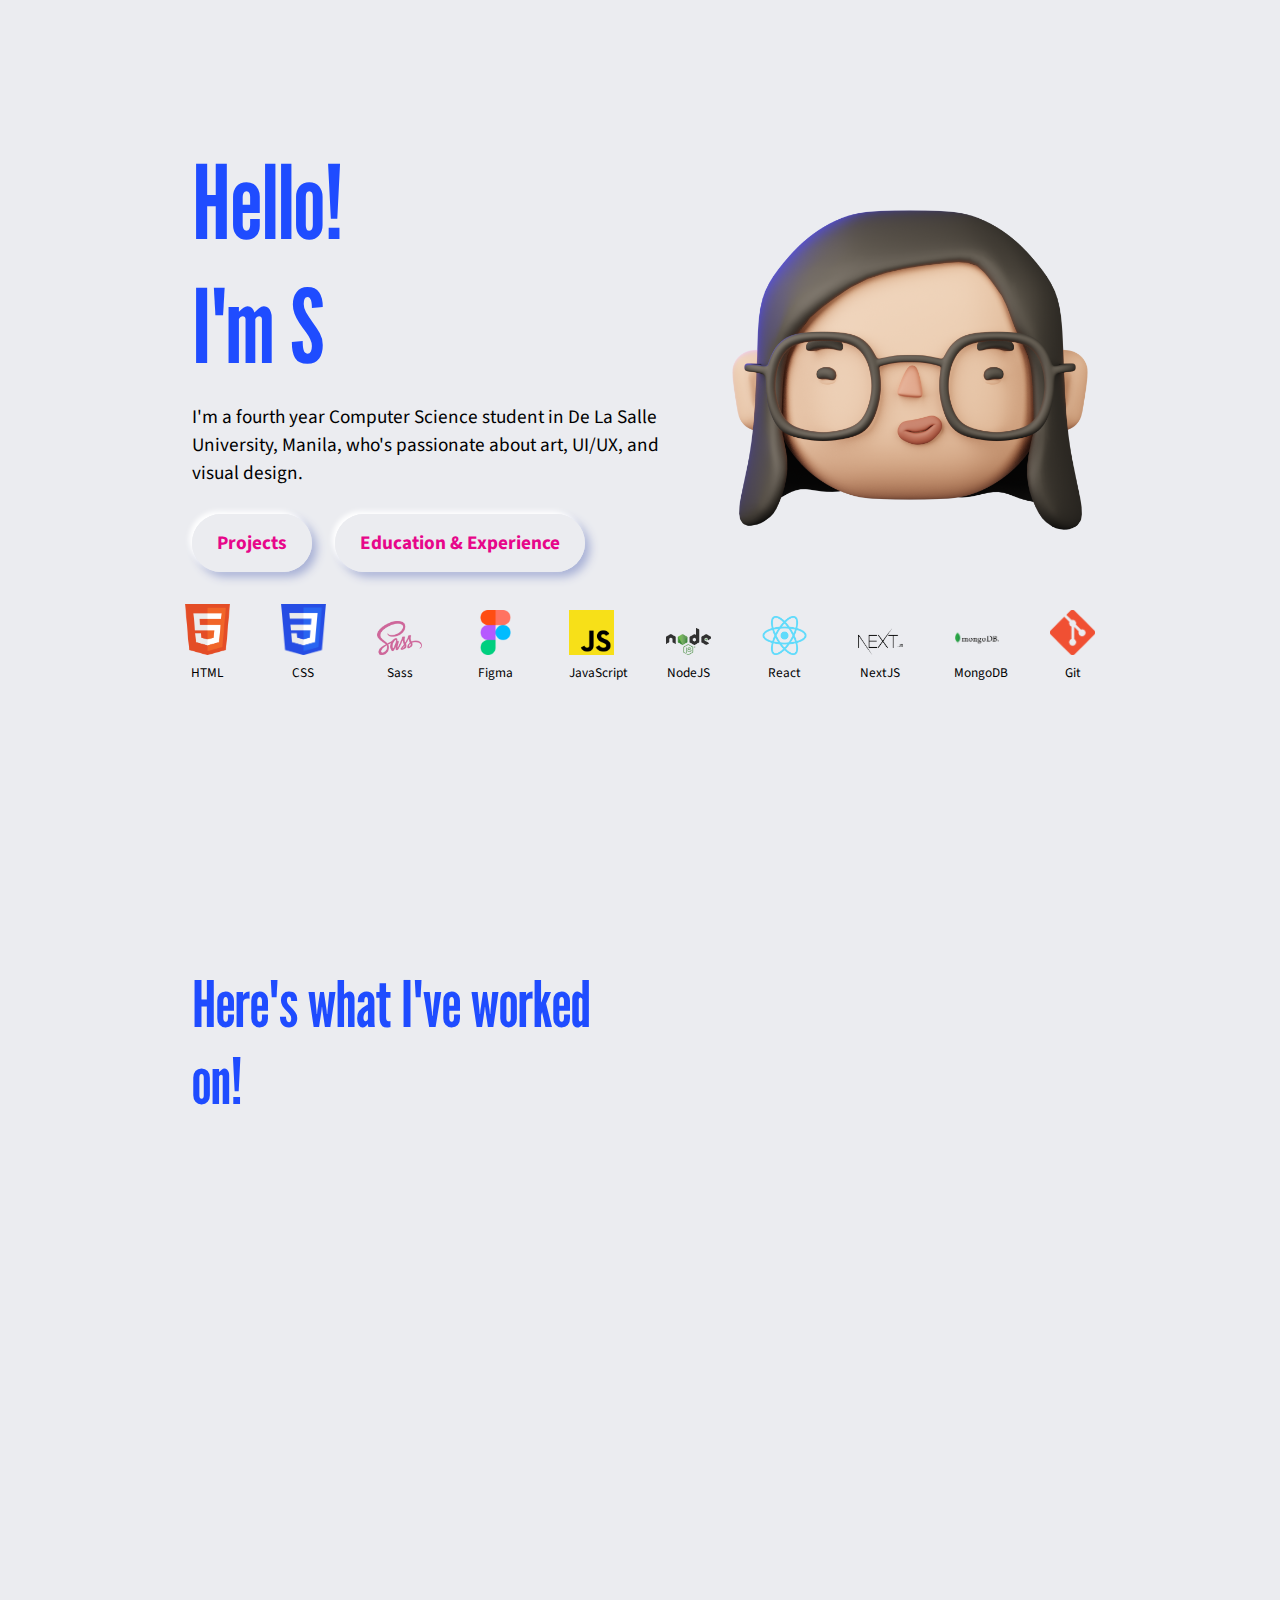
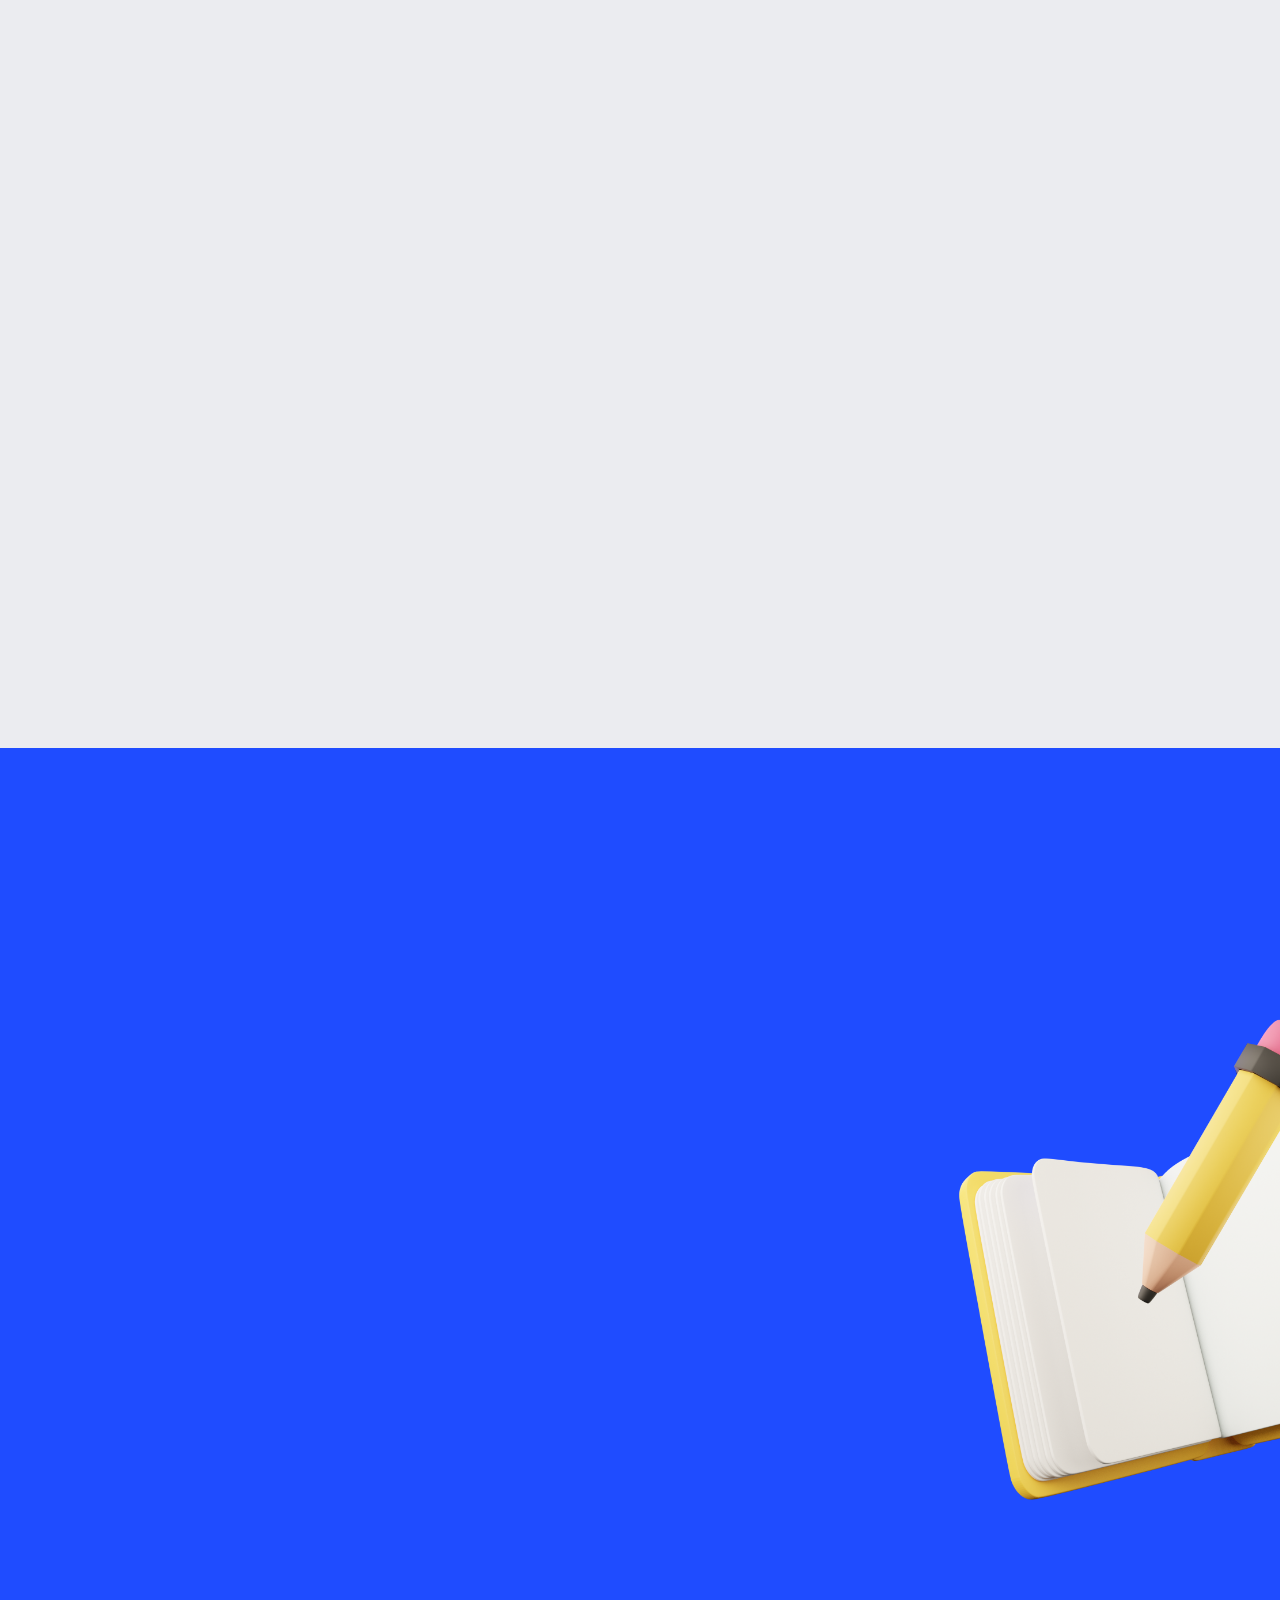
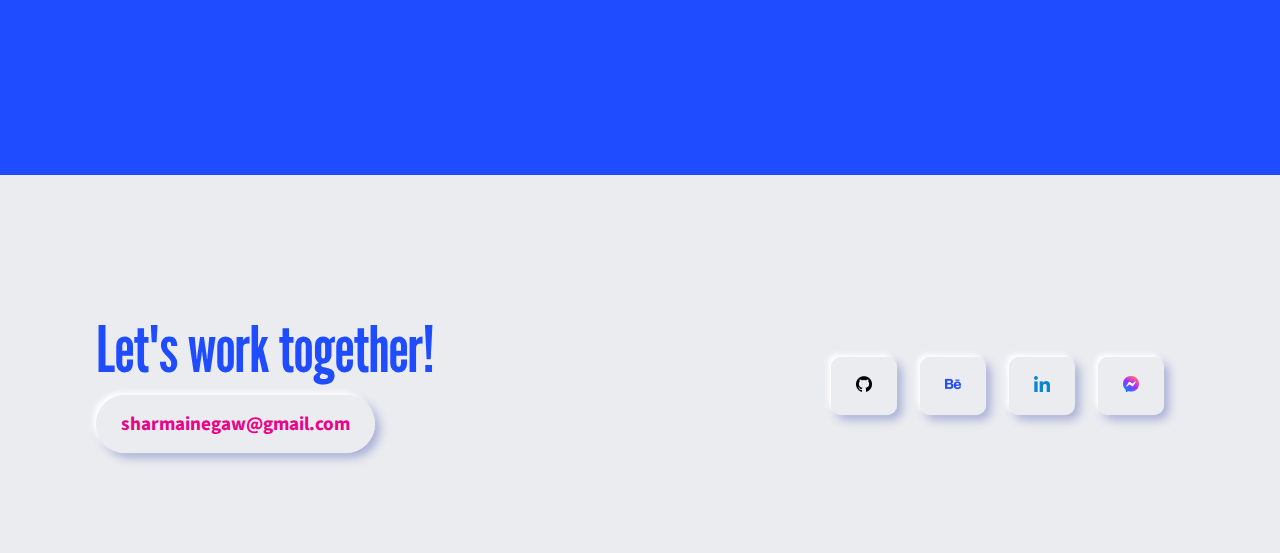
<file: index.html>
<!DOCTYPE html>
<html lang="en">
<head>
    <meta charset="UTF-8">
    <meta name="description" content="Personal website of Sharmaine Gaw">
    <meta name="author" content="Sharmaine Gaw">
    <meta name="viewport" content="width=device-width, initial-scale=1.0">
    <link rel="icon" type="image/x-icon" href="assets/favicon.png">
    
    <link rel="stylesheet" href="styles/home.css">
    <script src="https://code.jquery.com/jquery-3.4.1.min.js"></script>

    <title>Sharmaine Gaw</title>
</head>
<body onload="onLoad()">
    <section class="container">⠀
        <div class="hero-container">
            <article class="hero-text">
                <header>
                    <h1 class="hero-title" id="hero-title-1"></h1>
                    <br>
                    <h1 class="hero-title" id="hero-title-2"></h1>
                </header>
                <p>I'm a fourth year Computer Science student in De La Salle University, Manila, who's passionate about art, UI/UX, and visual design.</p>
                <nav class="navigation unselectable">
                    <a class="button" href="#projects">Projects</a>
                    <a class="button" href="#education-experience">Education & Experience</a>
                </nav>
            </article>
            <div class="img-container">
                <img src="assets/face.png" class="hero-image unselectable">
            </div>
            <br>
        </div>
        <br class="large">
        <div class="skills-wrapper unselectable">
            <div class="skills-container">
                <div class="skill">
                    <img class="img-icon"src="/assets/skills/html.png">
                    <small>HTML</small>
                </div>
                <div class="skill">
                    <img class="img-icon"src="/assets/skills/css.png">
                    <small>CSS</small>
                </div>
                <div class="skill">
                    <img class="img-icon"src="/assets/skills/sass.png">
                    <small>Sass</small>
                </div>
                <div class="skill">
                    <img class="img-icon"src="/assets/skills/figma.png">
                    <small>Figma</small>
                </div>
                <div class="skill">
                    <img class="img-icon"src="/assets/skills/javascript.png">
                    <small>JavaScript</small>
                </div>
                <div class="skill">
                    <img class="img-icon"src="/assets/skills/nodejs.png">
                    <small>NodeJS</small>
                </div>
                <div class="skill">
                    <img class="img-icon"src="/assets/skills/react.png">
                    <small>React</small>
                </div>
                <div class="skill">
                    <img class="img-icon"src="/assets/skills/nextjs.png">
                    <small>NextJS</small>
                </div>
                <div class="skill">
                    <img class="img-icon"src="/assets/skills/mongodb.png">
                    <small>MongoDB</small>
                </div>
                <div class="skill">
                    <img class="img-icon"src="/assets/skills/git.png">
                    <small>Git</small>
                </div>
            </div>
        </div>
    </section>

    <main>
        <div id="projects" class="anchor"></div>

        <section class="section project">
            <h1>Here's what I've worked on!</h1>
            <br>

            <article class="project-card slide-up">
                <div class="img-container">
                    <img src="/assets/filwordnet.png" class="project-image">
                </div>

                <header class="project-card-title">
                    <h2>FilWordNet Annotation Tool</h2>
                    <!-- <small>December 2021 – <br>January 2022</small> -->
                </header>

                <div class="chip">Web Development</div>
                <p>An annotation tool for our thesis, FilWordNet, built using Next JS and MongoDB, and deployed using Vercel. </p>

                <a class="unselectable link" href="filwordnet.html">Read More ➔</a>
            </article>
            
            <article class="project-card slide-up">
                <div class="img-container">
                    <img src="/assets/canvas.png" class="project-image">
                </div>

                <header class="project-card-title">
                    <h2>Redesigning Canvas, an e-learning platform</h2>
                    <!-- <small>October 2020 – February 2021</small> -->
                </header>

                <div class="chip">UI/UX</div>
                <div class="chip">HCI</div>
                <div class="chip">Research</div>
                
                <p>A case study on redesigning Canvas, one of the most popular e-learning platforms, and a close look on how to improve navigability, notifications, and assignment preparation. </p>
                <a class="unselectable link" href="canvas.html">Read More ➔</a>
            </article>

            <article class="project-card slide-up">
                <div class="img-container">
                    <img src="/assets/mangan.png" class="project-image">
                </div>

                <header class="project-card-title">
                    <h2>Mangan Tayon, a grocery shopping list app</h2>
                    <!-- <small>2022</small> -->
                </header>

                <div class="chip">UI/UX</div>  
                <p>A prototype of a grocery list that creates a grocery list for you based on recipes you've chosen, built using Figma.</p>
                <a class="unselectable link" href="mangan.html">Read More ➔</a>
            </article>
            <br class="xl">
        </section>
        
        <div id="education-experience" class="anchor"></div>
        <section class="container education bluemode">
            <div class="section">
                <header>
                    <h1 class="slide-up">Education</h1>
                </header>
                
                <article class="slide-up">
                    <div class="education-container">
                        <span>
                            <h3>De La Salle University</h3>
                            <p>— Bachelor of Science in Computer Science, Major in Software Technology</p>
                        </span>
                        <p>2019 – 2022</p>
                    </div>
                    <hr>
                </article>

                <br class="large">
                
                <header>
                    <h1 class="slide-up">Experience</h1>
                </header>

                <article class="slide-up">
                    <div class="education-container">
                        <span>
                            <h3>Center For Complexity & Emerging Technologies</h3>
                            <p>— Research Assisstant</p>
                        </span>
                        <p>2021 – now</p>
                    </div>
                    <hr>
                </article>
                
                <article class="slide-up">
                    <div class="education-container">
                        <span>
                            <h3>La Salle Computer Society</h3>
                            <p>— Vice President of Publicity and Creatives</p>
                        </span>
                        <p>2020 – 2021</p>
                    </div>
                    <hr>
                </article>
                
                <article class="slide-up">
                    <div class="education-container">
                        <span>
                            <h3>Google Developers Club De La Salle University</h3>
                            <p>— Design Lead</p>
                        </span>
                        <p>2020 – 2021</p>
                    </div>
                    <hr>
                </article>
            </div>
            
            <!-- <div class="img-container"> -->
                <img src="assets/book.png" class="education-image unselectable">
            <!-- </div> -->
        </section>
    </main>
    
    <footer>
        <header>
            <h1>Let's work together!</h1>
            <div class="navigation">
                <a class="button" href="mailto:sharmainegaw@gmail.com">sharmainegaw@gmail.com</a>
            </div>
        </header>
        <div class="navigation">
            <a class="square-button button unselectable" target="_blank" href="https://github.com/sharmainegaw/" target="_blank"><img class="img-icon"src="/assets/socials/icon-github.png"></a>
            <a class="square-button button unselectable" target="_blank" href="https://www.behance.net/shargaw" target="_blank"><img class="img-icon"src="/assets/socials/icon-behance.png"></a>
            <a class="square-button button unselectable" target="_blank" href="https://www.linkedin.com/in/sharmaineg/"><img class="img-icon"src="/assets/socials/icon-linkedin.png"></a>
            <a class="square-button button unselectable" target="_blank" href="https://m.me/sharmainegaw"><img class="img-icon"src="/assets/socials/icon-messenger.png"></a>
        </div>
    </footer>
</body>
</html>

<script>
    function onLoad()
    {
        var i = 0;
        var j = 0;
        var text1 = "Hello!"; /* The text */
        var text2 = "I'm Sharmaine. :-)"
        var speed = 75; /* The speed/duration of the effect in milliseconds */
        var field1 = $("#hero-title-1");
        var field2 = $("#hero-title-2");

        typeWriter();

        function typeWriter() {
            if (i < text1.length) {
                field1.append(text1.charAt(i));
                i++;
                setTimeout(typeWriter, speed);
            }
            
            else if (j < text2.length) {
                field2.append(text2.charAt(j));
                j++;
                setTimeout(typeWriter, speed);
            }
        }
    }

    function debounce(func, wait = 5, immediate = true) {
	    var timeout;
        return function() {
            var context = this, args = arguments;
            var later = function() {
                timeout = null;
                if (!immediate) func.apply(context, args);
            };
            var callNow = immediate && !timeout;
            clearTimeout(timeout);
            timeout = setTimeout(later, wait);
            if (callNow) func.apply(context, args);
        };
    };

    const slideUpElements = $(".slide-up");

    var scrollTimeout;

    function slideIn(e) 
    {
        clearTimeout(scrollTimeout);

        scrollTimeout = setTimeout(function() {

            console.log('hello');
            const currentPosition = window.scrollY + window.innerHeight;

            slideUpElements.each(function(index, element){
                const slideInAt = $(element).offset().top + ($(element).height()/10);
                if(slideInAt < currentPosition)
                {
                    $(element).addClass("active");
                }
            })
        }, 100);
    }

    window.addEventListener('scroll', debounce(slideIn));
</script>
</file>
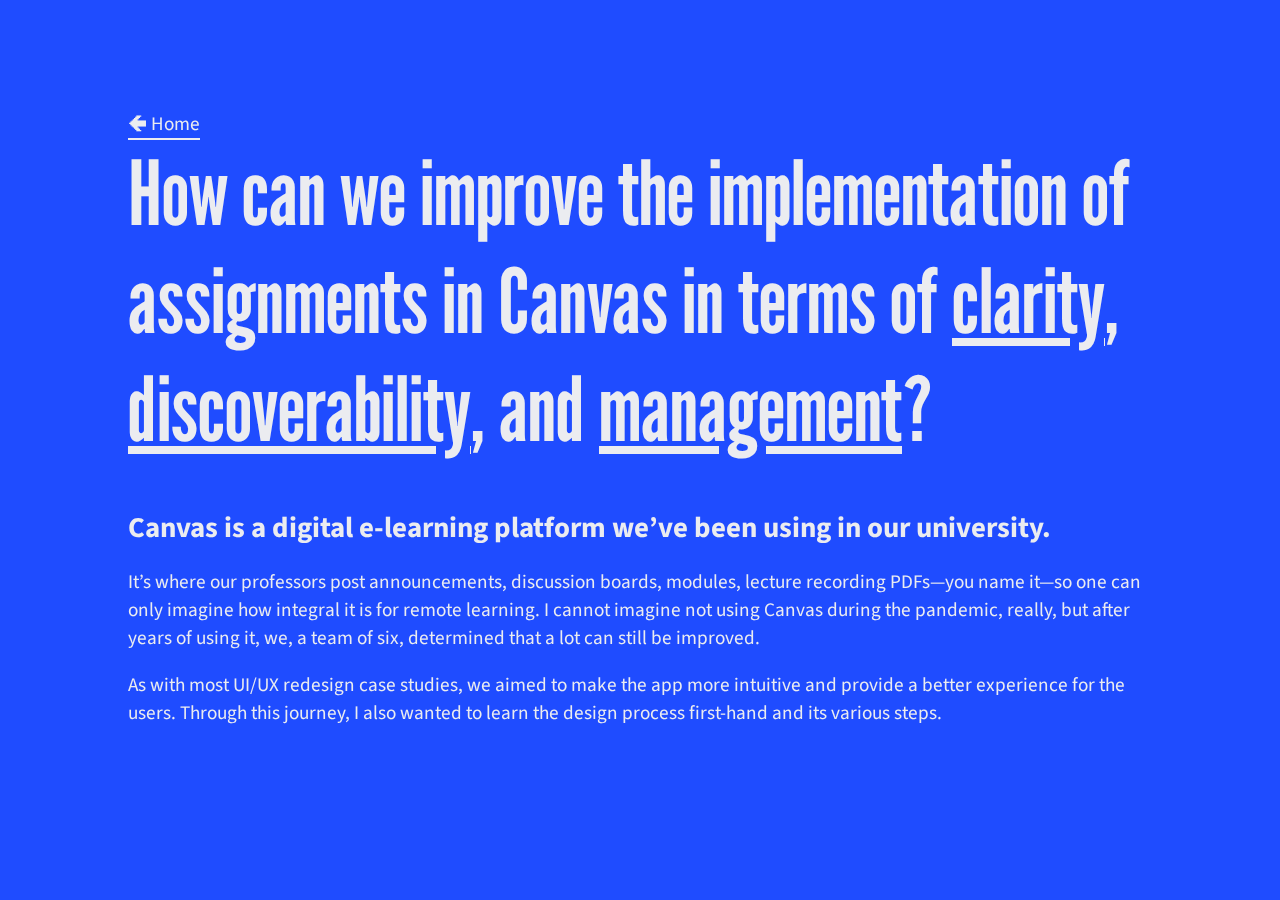
<file: canvas.html>
<!DOCTYPE html>
<html lang="en">
<head>
    <meta charset="UTF-8">
    <meta name="description" content="Personal website of Sharmaine Gaw">
    <meta name="author" content="Sharmaine Gaw">
    <meta name="viewport" content="width=device-width, initial-scale=1.0">
    
    <link rel="stylesheet" href="styles/article.css">
    <script src="https://code.jquery.com/jquery-3.4.1.min.js"></script>

    <title>Sharmaine Gaw - Redesigning Canvas, an e-learning platform</title>
</head>
<body>
    <main class="not-parallax">
        <div class="bluemode">
            <div class="space-s wide">
                <br class="large">
                <a class="unselectable link" href="index.html#projects">🡸 Home</a>
                <br class="small">
                <!-- <h1>Redesigning Canvas, an e-learning platform</h1> -->
                <!-- <i>
                    <small>
                        <ul>
                            <li>Canvas has since updated their UI. Please note that what will be discussed is a previous version of the app.</li>
                            <li>I’m not personally affiliated with Canvas. This case study was done for my own learning experience.</li>
                        </ul>
                    </small>
                </i>
                <hr> -->
                <h1 class="large">How can we improve the implementation of assignments in Canvas in terms of
                    <u>clarity</u>, <u>discoverability</u>, and <u>management</u>?</h1>
                <br class="small">
                <h2>Canvas is a digital e-learning platform we’ve been using in our university.</h2>
                <p>It’s where our professors post announcements, discussion boards, modules, lecture recording PDFs—you name it—so one can only imagine how integral it is for remote learning. I cannot imagine not using Canvas during the pandemic, really, but after years of using it, we, a team of six, determined that a lot can still be improved.</p>
    
                <p>As with most UI/UX redesign case studies, we aimed to make the app more intuitive and provide a better experience for the users. Through this journey, I also wanted to learn the design process first-hand and its various steps.</p>
                <br class="small">
                    
                <br class="small">
                <br class="large">
            </div>
        </div>
    
        <br class="large">
        <div class="space-s wide slide-up">
            <h1>Let’s get to work!</h1>
            <p>Although all of us in the team have first-hand experiences (and frustrations) of using Canvas, we conducted a needfinding study to find out what the problems are in Canvas through our users’ perspective. We first conducted an online survey which was answered by 106 people, and also held 12 interviews remotely to get to know how exactly different users use Canvas.</p>
    
            <p>We couldn’t really cater to each user’s needs, so we created six user personas to generally represent our users. We based them off of studious they seem and how much of a power user they are when it comes to Canvas.</p>
        </div>

        <br class="small">

        <div class="space-s wide slide-up">
            <h2>So what are the problems?</h2>
    
            <p>From the six personas, we identified their pain points by creating sequence models. There, we identified the flow of how users use Canvas and then identified at which step users were frustrated or stuck.</p>
    
            <p>There was a lot to unpack because of the amount of functions and features Canvas has, but we’ve narrowed it down to three areas we focused on: <b>Navigation</b>, <b>Notification</b>, and <b>Assignment Preparation</b>. We then built our solutions using Google Jamboard for our first prototypes and then Figma for the next iterations.</p> 
    
            <br class="small">
            <div class="text-center">
                <img src="assets/canvas/design system 1.png" class="design-system"/>
                <br>
                <small>Design system created in Figma.</small>
            </div>
            <div class="text-center">
                <img src="assets/canvas/design system 2.png" class="design-system"/>
                <br>
                <small>Design system created in Figma.</small>
            </div>
        </div>
        <br class="large">

        <div class="bluemode">
            <br class="large">
            <div class="normal center">
                <h1>Navigation</h1>
                <br class="small">
                <div class="slide-up">
                    <h2>Problems</h2>
                    <ul>
                        <li><p>There isn’t a single place to view all assignments for a single course—they could be posted in the Discussions tab, Assignments tab, or Modules, or other pages.</p></li>
                        <p class="quote">I need to check everything because I’m a bit paranoid.</p>
                        <p class="quote">The usage of canvas rlly depends on the prof. thay have different styles we have to adapt to.</p>
                        <li><p>Users find it difficult to look for certain features, as well as settings. Some users like Newbie Natalie weren’t even aware of the settings page, or that one could adjust notification settings.</p></li>
                    </ul>
                </div>
                <br class="small">
                <div class="slide-up">
                    <h2>Solutions</h2>
                    <ul>
                        <li><p><b>Condense multiple sections in courses, emphasizing the Modules page.</b> This establishes uniformity across all courses, hopefully making it less confusing for users and prevent users like Achiever Alexandria from running through every section of Canvas for assignments.</p></li>
                        <li><p><b>Add a filter option in the Modules page </b> for situations wherein the user is looking for a certain item type, such as assignments or discussion boards. This would also allow batch downloading of files.</p></li>
                        <div class="text-center">
                            <img src="assets/canvas/navigation-1.gif"/>
                            <br>
                            <small>Course home page with filter options. Other sections were also condensed. Selected files can be downloaded.</small>
                        </div>
                        <li><p><b>Add a separate section for settings, and move Notification Settings there.</b> Previously, the settings could only be found by going into Account, and then Settings, which made it difficult for some users to find or even discover.</p></li>
                        <li><p><b>Add a button with download text and icon indicator</b> to the right, since the toggles for the selecting which files to download were also at the right. Both the “download” text and icon were included to provide clarity. </p></li>
                        <li><p><b>Add an indication of the number of files selected, and button to deselect all files,</b> similar to when selecting emails in Gmail.</p></li>
                    </ul>
                </div>
    
                <br class="large">
                <h1>Notification</h1>
                <br class="small">
                <div class="slide-up">
                    <h2>Problems</h2>
                    <ul>
                        <li><p>Users aren’t able to view all previous notifications received.</p></li>
                        <li><p>Users aren’t notified when assignment deadlines are close, which forces some to use third-party applications to note down deadlines, or miss them completely.</p></li>
                        <li><p>Some assignments or posts don’t trigger notifications, which may cause users like Achiever Alexandria to periodically comb through many sections of Canvas to look for assignments. More than 50% responded that there have been instances where they missed assignments due to notifications not showing.</p></li>
                    </ul>
                </div>
                <br class="small">
                <div class="slide-up">
                    <h2>Solutions</h2>
                    <ul>
                        <li><p><b>Add a notification tab/panel,</b> which is accessible by clicking the notifications button, which would have a red badge if there were unread notifications.</p></li>
                        <li><p><b>Made font weight heavier and added a green dot for unread notifications</b>, making it more noticeable for users.</p></li>
                        <div class="text-center">
                            <img src="assets/canvas/notifications-1.gif"/>
                            <br>
                            <small>Notification panel.</small>
                        </div>
                        <li><p><b>Easier access to notification settings.</b> This also ties into navigation. Icons in the Notification Settings page were also turned into drop downs instead for readability.</p></li>
                        <li><p><b>Add other notification settings</b>, such as notifying when a deadline is close and a submission still hasn’t been made.</p></li>
                        <li><p><b>Add an add contact info button.</b></p></li>
                        <div class="text-center">
                            <img src="assets/canvas/notifications-2.gif"/>
                            <br>
                            <small>Notification settings page. The icon buttons were also changed to dropdowns.</small>
                        </div>
                    </ul>
                </div>
    
                <br class="large">
                <h1>Assignment Preparation</h1>
                <br class="small">

                <div class="slide-up">
                    <h2>Problems</h2>
                    <ul>
                        <li><p>The built-in text editor in Canvas is overwhelming for some, while some say its functionalities are too limited. </p></li>
                        <p class="quote">It is bearable however I would want to see the whole text that I am writing. The tools in the text editor can be also more user friendly.</p>
                        <li><p>Third-party text editors are used for preparing assignments, especially if the submission needs a lot of text formatting, or if it is a group assignment.</p></li>
                        <li><p>Lack of a sign signifying that autosave is available.</p></li>
                        <li><p>Lack of a preview option before submitting.</p></li>
                        <p class="quote">Can’t view my submission to the assignment without having to download it</p>
                    </ul>
                </div>
                <br class="small">
                <div class="slide-up">
                    <h2>Solutions</h2>
                    <ul>
                        <li><p><b>Simplify the toolbar for the textbox entry</b> to avoid overwhelming the user. The three text alignment buttons (left, center, right) were condensed into a single button, as well as the super- and subscript buttons.</p></li>
                        <li><p><b>Add a tab for “preview” mode</b> so users can easily switch back and forth between “preview” and “edit” mode (inspired by Github’s text editor).</p></li>
                        <li><p><b>Added a modal for showing users that an autosave feature has been implemented.</b> Some users told us that they didn’t realize that Canvas had an autosave feature, so we wanted to notify users.</p></li>
                        <li><p><b>Add “Autosaved on ...” to indicate that their work has been autosaved.</b> Previously (as far as we know), there wasn’t really any feedback from the platform to indicate this to the user.</p></li>
                        <div class="text-center">
                            <img src="assets/canvas/preparation-1.gif"/>
                            <br>
                            <small>Modal for notifying users of the autosave feature, as well as showing importance to indicator for last autosaved.</small>
                        </div>
                        <li><p><b>Add a full-screen mode for the text editor</b> for longer assignments.</p></li>
                        <div class="text-center">
                            <img src="assets/canvas/preparation-2.gif"/>
                            <br>
                            <small>Full-screen text editor.</small>
                        </div>
                    </ul>
                </div>
            </div>
            <br class="large">
        </div>
    
        <div class="normal center">
            <br class="large">
            <h1>Results</h1>
    
            <p>We asked the final interviewees to rate the current Canvas versus our prototypes in terms of clarity, discoverability, and manageability, and got the average. Clarity increased from 6.3 to 9.3, Discoverability from 5.5 to 9.0, and Manageability from 6.0 to 9.0.</p>
            <p>We also asked the final interviewees to self-rate their experience during usability testing using the NASA Task Load Index.</p>
    
            <div class="text-center">
                <img src="assets/canvas/results-1.png"/>
            </div>
    
            <p>All in all, we realized that what needs to improve is how information is presented such that it’s not overwhelming for users.</p>
            <p>Canvas has plenty of functionality already, and is by no means an underpowered e-learning platform. Canvas also needs to give user feedback for some of their features, like autosaving. Users’ priorities also need to be taken into account—for example, making sure they’re able to pass assignments on time, and that they’re even notified of assignments in the first place.</p>
            <br class="large">
        </div>
    
        <div class="bluemode">
            <br class="large">
            <div class="normal center">
                <p>Throughout this experience, here’s what I learned:</p>
                <h1 class="large">You are not your user.</h1>
                <p>You really can’t underestimate that statement.</p>
                <ul>
                    <li><p>Every time we thought the solution we proposed is enough, there’s always something else to be improved. Some of the other users’ pain points were also different from our personal ones, which was very interesting to learn about!</p>
                    <li><p>We should view the platform from the perspective of the users and <b>always</b> consider what tasks they need to accomplish using the platform.</p></li>
                    <li><p>We should build and adjust our prototypes such that it would benefit most kinds of people in the community, which is where the user personas come in.</p></li>
                    <li><p>There were still some things we could’ve done better, like mine for user reviews in app stores, or by doing a comparative analysis of Canvas and other e-learning platforms in the market!</p></li>
                </ul>
            </div>        
            <br class="large">
        </div>

        <footer>
            <header>
                <h1>Let's work together!</h1>
                <div class="navigation">
                    <a class="button" href="mailto:sharmainegaw@gmail.com">sharmainegaw@gmail.com</a>
                </div>
            </header>
            <div class="navigation">
                <a class="square-button button unselectable" target="_blank" href="https://www.behance.net/shargaw" target="_blank"><img class="img-icon"src="/assets/socials/icon-behance.png"></a>
                <a class="square-button button unselectable" target="_blank" href="https://www.linkedin.com/in/sharmaineg/"><img class="img-icon"src="/assets/socials/icon-linkedin.png"></a>
                <a class="square-button button unselectable" target="_blank" href="https://m.me/sharmainegaw"><img class="img-icon"src="/assets/socials/icon-messenger.png"></a>
            </div>
        </footer>
    </main>

    <main class="parallax-wrapper">
        <div class="parallax-group bluemode static">
            <div class="space-s wide">
                <br class="large">
                <a class="unselectable link" href="index.html#projects">🡸 Home</a>
                <br class="small">
                <!-- <h1>Redesigning Canvas, an e-learning platform</h1> -->
                <!-- <i>
                    <small>
                        <ul>
                            <li>Canvas has since updated their UI. Please note that what will be discussed is a previous version of the app.</li>
                            <li>I’m not personally affiliated with Canvas. This case study was done for my own learning experience.</li>
                        </ul>
                    </small>
                </i>
                <hr> -->
                <h1 class="large">How can we improve the implementation of assignments in Canvas in terms of
                    <u>clarity</u>, <u>discoverability</u>, and <u>management</u>?</h1>
                <br class="small">
                <h2>Canvas is a digital e-learning platform we’ve been using in our university.</h2>
                <p>It’s where our professors post announcements, discussion boards, modules, lecture recording PDFs—you name it—so one can only imagine how integral it is for remote learning. I cannot imagine not using Canvas during the pandemic, really, but after years of using it, we, a team of six, determined that a lot can still be improved.</p>
    
                <p>As with most UI/UX redesign case studies, we aimed to make the app more intuitive and provide a better experience for the users. Through this journey, I also wanted to learn the design process first-hand and its various steps.</p>
                <br class="small">
                    
                <br class="small">
                <br class="large">
            </div>
        </div>
    
        <div class="parallax-group static">
            <div class="space-s wide">
                <br class="large">
                <h1>Let’s get to work!</h1>
                <p>Although all of us in the team have first-hand experiences (and frustrations) of using Canvas, we conducted a needfinding study to find out what the problems are in Canvas through our users’ perspective. We first conducted an online survey which was answered by 106 people, and also held 12 interviews remotely to get to know how exactly different users use Canvas.</p>
        
                <p>We couldn’t really cater to each user’s needs, so we created six user personas to generally represent our users. We based them off of studious they seem and how much of a power user they are when it comes to Canvas.</p>
        
                <br class="small">
        
                <h2>So what are the problems?</h2>
        
                <p>From the six personas, we identified their pain points by creating sequence models. There, we identified the flow of how users use Canvas and then identified at which step users were frustrated or stuck.</p>
        
                <p>There was a lot to unpack because of the amount of functions and features Canvas has, but we’ve narrowed it down to three areas we focused on: <b>Navigation</b>, <b>Notification</b>, and <b>Assignment Preparation</b>. We then built our solutions using Google Jamboard for our first prototypes and then Figma for the next iterations.</p> 
        
                <br class="small">
                <div class="text-center">
                    <img src="assets/canvas/design system 1.png" class="design-system"/>
                    <br>
                    <small>Design system created in Figma.</small>
                </div>
                <div class="text-center">
                    <img src="assets/canvas/design system 2.png" class="design-system"/>
                    <br>
                    <small>Design system created in Figma.</small>
                </div>
        
                <br class="large">
            </div>
        </div>

        <div class="parallax-group static">
            <div class="normal center">
                <br class="large">
                <h1>Navigation</h1>
                <br class="small">
                <h2>Problems</h2>
                <ul>
                    <li><p>There isn’t a single place to view all assignments for a single course—they could be posted in the Discussions tab, Assignments tab, or Modules, or other pages.</p></li>
                    <p class="quote">I need to check everything because I’m a bit paranoid.</p>
                    <li><p>Users find it difficult to look for certain features, as well as settings. Some users like Newbie Natalie weren’t even aware of the settings page, or that one could adjust notification settings.</p></li>
                    <p class="quote">The usage of canvas rlly depends on the prof. thay have different styles we have to adapt to.</p>
                </ul>
                <br class="large">
            </div>
        </div>

        <div class="parallax-group bluemode nonstatic">
            <div class="parallax-layer base-layer">
                <div class="tight space-s">
                    <h2>Solutions</h2>
                    <ul>
                        <li><p><b>Condense multiple sections in courses, emphasizing the Modules page </b> to establish uniformity across courses.</p></li>
                        <li><p><b>Add a filter option in the Modules page </b> for situations wherein the user is looking for a certain item type, such as assignments. This also allows batch downloading of files.</p></li>
                        <li><p><b>Add a separate section for settings, and move Notification Settings there.</b> Previously, users were not even aware of Notification settings.</p></li>
                        <li><p><b>Add a download button</b> to the right, since the toggles for the selecting which files to download are also at the right. Both the “download” text and icon were included to provide clarity.</p></li>
                        <li><p><b>Add an indication of the number of files selected, and button to deselect all files,</b> similar to when selecting emails in Gmail.</p></li>
                    </ul>
                </div>
            </div>
            <div class="parallax-layer top-layer">
                <div class="tight space-l">
                    <div class="text-center">
                        <img src="assets/canvas/navigation-1.gif"/>
                        <br>
                        <small>Course home page with filter options. Other sections were also condensed. Selected files can be downloaded.</small>
                    </div>
                </div>
            </div>
        </div>

        <div class="parallax-group static">
            <div class="normal center">
                <br class="large">
                <h1>Notification</h1>
                <br class="small">
                <h2>Problems</h2>
                <ul>
                    <li><p>Users aren’t able to view all previous notifications received.</p></li>
                    <li><p>Users aren’t notified when assignment deadlines are close, which forces some to use third-party applications to note down deadlines, or miss them completely.</p></li>
                    <li><p>Some assignments or posts don’t trigger notifications, which may cause users like Achiever Alexandria to periodically comb through many sections of Canvas to look for assignments. More than 50% responded that there have been instances where they missed assignments due to notifications not showing.</p></li>
                </ul>
            </div>
        </div>
        
        <div class="parallax-group bluemode nonstatic">
            <div class="parallax-layer base-layer">
                <div class="tight space-s">
                    <br class="small">
                    <h2>Solutions</h2>
                    <ul>
                        <li><p><b>Add a notification panel,</b> which is accessible by clicking the notifications button, which would have a red badge if there were unread notifications.</p></li>
                        <li><p><b>Made font weight heavier and added a green dot for unread notifications</b>, making it more noticeable for users.</p></li>
                        <li><p><b>Easier access to notification settings.</b> This also ties into navigation. Icons in the Notification Settings page were also turned into drop downs instead for readability.</p></li>
                        <li><p><b>Add other notification settings</b>, such as notifying when a deadline is close and a submission still hasn’t been made.</p></li>
                        <li><p><b>Add an add contact info button.</b></p></li>
                    </ul>
                </div>
            </div>
            <div class="parallax-layer top-layer">
                <div class="tight space-l">
                    <div class="text-center">
                        <img src="assets/canvas/notifications-1.gif"/>
                        <br>
                        <small>Notification panel.</small>
                    </div>
                    <br>
                    <div class="text-center">
                        <img src="assets/canvas/notifications-2.gif"/>
                        <br>
                        <small>Notification settings page. The icon buttons were also changed to dropdowns.</small>
                    </div>
                </div>
            </div>
        </div>
                
    
        <div class="parallax-group static">
            <div class="normal center">
                <h1>Assignment Preparation</h1>
                <br class="small">
                <h2>Problems</h2>
                <ul>
                    <li><p>The built-in text editor in Canvas is overwhelming for some, while some say its functionalities are too limited. </p></li>
                    <p class="quote">It is bearable however I would want to see the whole text that I am writing. The tools in the text editor can be also more user friendly.</p>
                    <li><p>Third-party text editors are used for preparing assignments, especially if the submission needs a lot of text formatting, or if it is a group assignment.</p></li>
                    <li><p>Lack of a sign signifying that autosave is available.</p></li>
                    <li><p>Lack of a preview option before submitting.</p></li>
                    <p class="quote">Can’t view my submission to the assignment without having to download it</p>
                </ul>
            </div>
        </div>
        
        <div class="parallax-group bluemode nonstatic">
            <div class="parallax-layer base-layer">
                <div class="tight space-s">
                    <br class="small">
                    <h2>Solutions</h2>
                    <ul>
                        <li><p><b>Simplify the toolbar for the textbox entry</b> to avoid overwhelming the user. The three text alignment buttons were condensed into a single button, as well as the super- and subscript buttons.</p></li>
                        <li><p><b>Add a tab for “preview” mode</b> so users can easily switch back and forth between “preview” and “edit” mode, inspired by Github’s text editor.</p></li>
                        <li><p><b>Added a modal for showing users that an autosave feature has been implemented.</b></p></li>
                        <li><p><b>Add “Autosaved on ...” to indicate that their work has been autosaved.</b> Previously (as far as we know), there wasn’t any feedback to indicate this to the user.</p></li>
                        <li><p><b>Add a full-screen mode for the text editor</b> for longer assignments.</p></li>
                    </ul>
                    <br class="large">
                </div>
            </div>
            
            <div class="parallax-layer top-layer">
                <div class="tight space-l">
                    <div class="text-center">
                        <img src="assets/canvas/preparation-1.gif"/>
                        <br>
                        <small>Preparing a text box entry for submitting assignments. Modal for notifying users of the autosave feature, as well as showing importance to indicator for last autosaved.</small>
                    </div>
                    <br>
                    <div class="text-center">
                        <img src="assets/canvas/preparation-2.gif"/>
                        <br>
                        <small>Full-screen text editor.</small>
                    </div>
                </div>
            </div>
        </div>
        
        <div class="parallax-group">
            <div class="normal center">
                <br class="large">
                <h1>Results</h1>
        
                <p>We asked the final interviewees to rate the current Canvas versus our prototypes in terms of clarity, discoverability, and manageability, and got the average. Clarity increased from 6.3 to 9.3, Discoverability from 5.5 to 9.0, and Manageability from 6.0 to 9.0.</p>
                <p>We also asked the final interviewees to self-rate their experience during usability testing using the NASA Task Load Index.</p>
        
                <div class="text-center">
                    <img src="assets/canvas/results-1.png"/>
                </div>
        
                <p>All in all, we realized that what needs to improve is how information is presented such that it’s not overwhelming for users.</p>
                <p>Canvas has plenty of functionality already, and is by no means an underpowered e-learning platform. Canvas also needs to give user feedback for some of their features, like autosaving. Users’ priorities also need to be taken into account—for example, making sure they’re able to pass assignments on time, and that they’re even notified of assignments in the first place.</p>
                <br class="large">
            </div>
        </div>
    
        <div class="parallax-group bluemode">
            <br class="large">
            <div class="normal center">
                <p>Throughout this experience, here’s what I learned:</p>
                <h1 class="large">You are not your user.</h1>
                <p>You really can’t underestimate that statement.</p>
                <ul>
                    <li><p>Every time we thought the solution we proposed is enough, there’s always something else to be improved. Some of the other users’ pain points were also different from our personal ones, which was very interesting to learn about!</p>
                    <li><p>We should view the platform from the perspective of the users and <b>always</b> consider what tasks they need to accomplish using the platform.</p></li>
                    <li><p>We should build and adjust our prototypes such that it would benefit most kinds of people in the community, which is where the user personas come in.</p></li>
                    <li><p>There were still some things we could’ve done better, like mine for user reviews in app stores, or by doing a comparative analysis of Canvas and other e-learning platforms in the market!</p></li>
                </ul>
            </div>        
            <br class="large">
        </div>
        
        <footer class="static">
            <header>
                <h1>Let's work together!</h1>
                <div class="navigation">
                    <a class="button" href="mailto:sharmainegaw@gmail.com">sharmainegaw@gmail.com</a>
                </div>
            </header>
            <div class="navigation">
                <a class="square-button button unselectable" target="_blank" href="https://www.behance.net/shargaw" target="_blank"><img class="img-icon"src="/assets/socials/icon-behance.png"></a>
                <a class="square-button button unselectable" target="_blank" href="https://www.linkedin.com/in/sharmaineg/"><img class="img-icon"src="/assets/socials/icon-linkedin.png"></a>
                <a class="square-button button unselectable" target="_blank" href="https://m.me/sharmainegaw"><img class="img-icon"src="/assets/socials/icon-messenger.png"></a>
            </div>
        </footer>
    </main>
</body>
</html>

<script>
    function debounce(func, wait = 5, immediate = true) {
	    var timeout;
        return function() {
            var context = this, args = arguments;
            var later = function() {
                timeout = null;
                if (!immediate) func.apply(context, args);
            };
            var callNow = immediate && !timeout;
            clearTimeout(timeout);
            timeout = setTimeout(later, wait);
            if (callNow) func.apply(context, args);
        };
    };

    const slideUpElements = $(".slide-up");

    var scrollTimeout;

    function slideIn(e) 
    {
        clearTimeout(scrollTimeout);

        scrollTimeout = setTimeout(function() {

            console.log('hello');
            const currentPosition = window.scrollY + window.innerHeight;

            slideUpElements.each(function(index, element){
                const slideInAt = $(element).offset().top + ($(element).height()/10);
                if(slideInAt < currentPosition)
                {
                    $(element).addClass("active");
                }
            })
        }, 100);
    }

    window.addEventListener('scroll', debounce(slideIn));
</script>
</file>
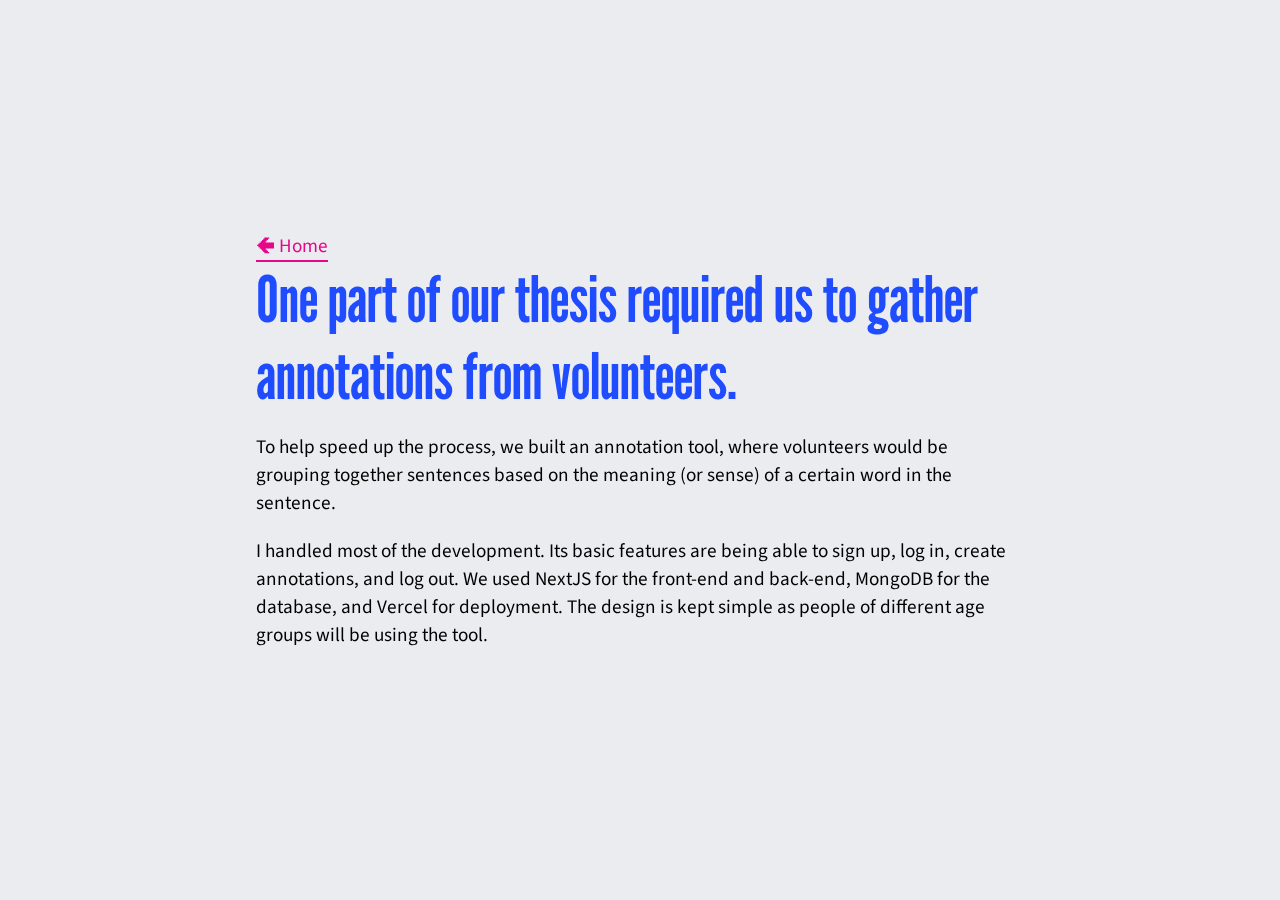
<file: filwordnet.html>
<!DOCTYPE html>
<html lang="en">
<head>
    <meta charset="UTF-8">
    <meta name="description" content="Personal website of Sharmaine Gaw">
    <meta name="author" content="Sharmaine Gaw">
    <meta name="viewport" content="width=device-width, initial-scale=1.0">
    
    <link rel="stylesheet" href="styles/article.css">
    <script src="https://code.jquery.com/jquery-3.4.1.min.js"></script>

    <title>Sharmaine Gaw - FilWordNet Annotation Tool</title>
</head>
<body>
    <main class="not-parallax">
        <div class="normal center page">
            <div>
                <br class="large">
                <a class="unselectable link" href="index.html#projects">🡸 Home</a>
                <br class="small">
                <h1>One part of our thesis required us to gather annotations from volunteers.</h1>
                <p>To help speed up the process, we built an annotation tool, where volunteers would be grouping together sentences based on the meaning (or sense) of a certain word in the sentence.</p>

                <p>Its basic features are being able to sign up, log in, create annotations, and log out. We used NextJS for the front-end and back-end, MongoDB for the database, and Vercel for deployment. The design is kept simple as people of different age groups will be using the tool.</p>
                <br class="large">
            </div>
        </div>
        
        <div class="bluemode">
            <div class="normal center slide-up">
                <br class="large">
                <p>The landing page is kept simple as the people who would have access to the website will already  have been briefed about the project.</p>
                <br class="small">
    
                <div class="text-center">
                    <img src="assets/filwordnet/landing.png"/>
                    <br>
                    <small>Landing page.</small>
                </div>
            </div>
    
            <br class="small">
    
            <div class="normal center slide-up">
                <p>Form validation is implemented on the register and login screen.</p>
                <br class="small">
    
                <div class="text-center">
                    <img src="assets/filwordnet/registration.png"/>
                    <img src="assets/filwordnet/login - error.png"/>
                    <br>
                    <small>Registration page and log in page with an error.</small>
                </div>
            </div>
                
            <br class="small">
    
            <div class="normal center slide-up">
                <p>Upon logging in, the user is greeted with a list of all the words they would be annotating on their dashboard, represented as cards. They are colored green to notify the user that they’re done with the annotation task, and white otherwise.</p>
                <br class="small">
    
                <div class="text-center">
                    <img src="assets/filwordnet/dashboard.png"/>
                    <br>
                    <small>Dashboard page.</small>
                </div>
            </div>

            <br class="small">
    
            <div class="normal center slide-up">
                <p>When doing an annotation task, a kanban board-inspired screen is shown to the user. At the start, all ungrouped sentences are listed on the left side of the screen. Not all sentences are immediately shown to avoid overwhelming the user.</p>

                <p>To move the cards, the user may drag and drop the card to whichever group they choose. As mentioned, the functionalities are similar to kanban boards like Trello so the user is familiar with them.</p>
                <br class="small">
    
                <div class="text-center">
                    <img src="assets/filwordnet/annotate.png"/>
                    <br>
                    <small>Annotate page.</small>
                </div>
            </div>
            <br class="large">
            <br class="large">
        </div>

        <footer>
            <header>
                <h1>Let's work together!</h1>
                <div class="navigation">
                    <a class="button" href="mailto:sharmainegaw@gmail.com">sharmainegaw@gmail.com</a>
                </div>
            </header>
            <div class="navigation">
                <a class="square-button button unselectable" target="_blank" href="https://www.behance.net/shargaw" target="_blank"><img class="img-icon"src="/assets/socials/icon-behance.png"></a>
                <a class="square-button button unselectable" target="_blank" href="https://www.linkedin.com/in/sharmaineg/"><img class="img-icon"src="/assets/socials/icon-linkedin.png"></a>
                <a class="square-button button unselectable" target="_blank" href="https://m.me/sharmainegaw"><img class="img-icon"src="/assets/socials/icon-messenger.png"></a>
            </div>
        </footer>
    </main>

    <main class="parallax-wrapper filwordnet">
        <div class="parallax-group static">
            <div class="normal center page">
                <div>
                    <br class="large">
                    <a class="unselectable link" href="index.html#projects">🡸 Home</a>
                    <br class="small">
                    <h1>One part of our thesis required us to gather annotations from volunteers.</h1>
                    <p>To help speed up the process, we built an annotation tool, where volunteers would be grouping together sentences based on the meaning (or sense) of a certain word in the sentence.</p>
    
                    <p>I handled most of the development. Its basic features are being able to sign up, log in, create annotations, and log out. We used NextJS for the front-end and back-end, MongoDB for the database, and Vercel for deployment. The design is kept simple as people of different age groups will be using the tool.</p>
                    <br class="large">
                </div>
            </div>
        </div>
        
        <div class="parallax-group bluemode nonstatic">
            <div class="parallax-layer bottom-layer">
                <div class="tight space-s">
                    <h2>The landing page is kept simple</h2>
                    <p>as the people who would have access to the website will already have been briefed about the project.</p>
                </div>
            </div>
            <div class="parallax-layer top-layer">
                <div class="space-l">
                    <img src="assets/filwordnet/landing.png"/>
                </div>
            </div>
        </div>
        
        <div class="parallax-group bluemode nonstatic">
            <div class="parallax-layer bottom-layer">
                <div class="tight space-s">
                    <p>Form validation is implemented on the register and login screen.</p>
                </div>
            </div>
            <div class="parallax-layer top-layer">
                <div class="space-l">
                    <img src="assets/filwordnet/login - error.png"/>
                </div>
            </div>
        </div>
        
        <div class="parallax-group bluemode nonstatic">
            <div class="parallax-layer bottom-layer">
                <div class="tight space-s">
                    <p>Upon logging in, the user is greeted with a list of all the words they would be annotating on their dashboard, represented as cards.</p>
                    <p>They are colored green to notify the user that they’re done with the annotation task, and white otherwise.</p>
                </div>
            </div>
            <div class="parallax-layer top-layer">
                <div class="space-l">
                    <img src="assets/filwordnet/dashboard.png"/>
                </div>
            </div>
        </div>
        
        <div class="parallax-group bluemode nonstatic">
            <div class="parallax-layer bottom-layer">
                <div class="tight space-s">
                    <h2>When doing an annotation task, a kanban board-inspired screen is shown to the user.</h2>
                    <p>At the start, all ungrouped sentences are listed on the left side of the screen. Not all sentences are immediately shown to avoid overwhelming the user.</p>

                    <p>To move the cards, the user may drag and drop the card to whichever group they choose. As mentioned, the functionalities are similar to kanban boards like Trello so the user is familiar with them.</p>
                </div>
            </div>
            <div class="parallax-layer top-layer">
                <div class="space-l">
                    <img src="assets/filwordnet/annotate.png"/>
                    <br class="xl">
                </div>
            </div>
        </div>

        <footer class="static">
            <header>
                <h1>Let's work together!</h1>
                <div class="navigation">
                    <a class="button" href="mailto:sharmainegaw@gmail.com">sharmainegaw@gmail.com</a>
                </div>
            </header>
            <div class="navigation">
                <a class="square-button button unselectable" target="_blank" href="https://www.behance.net/shargaw" target="_blank"><img class="img-icon"src="/assets/socials/icon-behance.png"></a>
                <a class="square-button button unselectable" target="_blank" href="https://www.linkedin.com/in/sharmaineg/"><img class="img-icon"src="/assets/socials/icon-linkedin.png"></a>
                <a class="square-button button unselectable" target="_blank" href="https://m.me/sharmainegaw"><img class="img-icon"src="/assets/socials/icon-messenger.png"></a>
            </div>
        </footer>
    </main>
</body>
</html>

<script>
    function debounce(func, wait = 5, immediate = true) {
	    var timeout;
        return function() {
            var context = this, args = arguments;
            var later = function() {
                timeout = null;
                if (!immediate) func.apply(context, args);
            };
            var callNow = immediate && !timeout;
            clearTimeout(timeout);
            timeout = setTimeout(later, wait);
            if (callNow) func.apply(context, args);
        };
    };

    const slideUpElements = $(".slide-up");

    var scrollTimeout;

    function slideIn(e) 
    {
        clearTimeout(scrollTimeout);

        scrollTimeout = setTimeout(function() {

            console.log('hello');
            const currentPosition = window.scrollY + window.innerHeight;

            slideUpElements.each(function(index, element){
                const slideInAt = $(element).offset().top + ($(element).height()/10);
                if(slideInAt < currentPosition)
                {
                    $(element).addClass("active");
                }
            })
        }, 100);
    }

    window.addEventListener('scroll', debounce(slideIn));
</script>
</file>
<file: styles/home.css>
@import url("https://fonts.googleapis.com/css2?family=League+Gothic&display=swap");
@import url("https://fonts.googleapis.com/css2?family=Source+Sans+Pro&display=swap");
html {
  scroll-behavior: smooth;
}

body {
  overflow-x: hidden;
  padding: 0px;
  margin: 0px;
  background-color: #EBECF0;
  color: black;
  font-family: 'Source Sans Pro', sans-serif;
  -webkit-box-sizing: border-box;
          box-sizing: border-box;
}

h1 {
  font-family: 'League Gothic', sans-serif;
  font-size: clamp(4rem, 2.5vw, 6rem);
  color: #1F4CFF;
  margin: 0px;
}

h2 {
  font-size: clamp(1.8rem, 1vw, 2.2rem);
  margin-bottom: 0px;
}

p {
  font-size: clamp(1.2rem, 1vw, 1.5rem);
  font-weight: normal;
}

br {
  display: block;
  content: "";
  margin-top: 0;
}

br.small {
  min-height: 3vh;
}

br.large {
  min-height: 10vh;
}

br.xl {
  min-height: 35vh;
}

footer {
  margin-top: 15vh;
  margin-bottom: 10vh;
  max-width: 85vw;
  margin-left: auto;
  margin-right: auto;
  display: -webkit-box;
  display: -ms-flexbox;
  display: flex;
  -webkit-box-pack: justify;
      -ms-flex-pack: justify;
          justify-content: space-between;
  -webkit-box-align: center;
      -ms-flex-align: center;
          align-items: center;
}

footer img {
  border-radius: 0px;
}

.link {
  border-bottom: 2px solid #e7068a;
  padding-bottom: 0px;
  font-size: clamp(1.2rem, 1vw, 1.5rem);
  text-decoration: none;
  color: #e7068a;
  -webkit-transition: 0.25s;
  transition: 0.25s;
}

.link:hover {
  border-bottom: 2px solid #e7068a;
  padding-bottom: 3px;
  -webkit-transition: 0.25s;
  transition: 0.25s;
}

.bluemode .link {
  color: #EBECF0;
  border-bottom: 2px solid #EBECF0;
}

.bluemode .link:hover {
  border-bottom: 2px solid #EBECF0;
}

.button {
  width: -webkit-fit-content;
  width: -moz-fit-content;
  width: fit-content;
  padding: 15px 25px 15px 25px;
  border: none;
  border-radius: 50px;
  background: #EBECF0;
  -webkit-box-shadow: -3px -3px 5px #FFFFFF, 5px 5px 10px #A8B1D6;
          box-shadow: -3px -3px 5px #FFFFFF, 5px 5px 10px #A8B1D6;
  margin-right: 20px;
  margin-bottom: 20px;
  white-space: nowrap;
  font-weight: bold;
  font-size: clamp(1.2rem, 1vw, 1.5rem);
  text-decoration: none;
  cursor: pointer;
  outline: none;
  -webkit-transition: 1s;
  transition: 1s;
  color: #e7068a;
}

.button:hover {
  -webkit-transition: 0.25s;
  transition: 0.25s;
  -webkit-box-shadow: none;
          box-shadow: none;
}

.button:active {
  -webkit-box-shadow: inset -5px -5px 4px #FFFFFF, inset 3px 3px 10px #A8B1D6;
          box-shadow: inset -5px -5px 4px #FFFFFF, inset 3px 3px 10px #A8B1D6;
  -webkit-transform: translateY(2px);
          transform: translateY(2px);
  text-decoration: underline;
}

.navigation {
  margin-top: 5h;
  line-height: 75px;
}

.square-button {
  border-radius: 10px;
  max-height: 20px;
  max-width: 20px;
}

.img-icon {
  height: 16px;
  width: 16px;
}

.unselectable {
  -moz-user-select: -moz-none;
  -webkit-user-select: none;
  -o-user-select: none;
  -ms-user-select: none;
      user-select: none;
  -webkit-user-drag: none;
}

.slide-up {
  -webkit-transform: translateY(30%);
          transform: translateY(30%);
  opacity: 0;
  -webkit-transition: 1s;
  transition: 1s;
}

.slide-up.active {
  opacity: 1;
  -webkit-transform: translateY(0%);
          transform: translateY(0%);
}

::-moz-selection {
  background: black;
  color: #EBECF0;
}

::selection {
  background: black;
  color: #EBECF0;
}

::-moz-selection {
  background: black;
  color: #EBECF0;
}

/* width */
::-webkit-scrollbar {
  width: 7px;
  height: 7px;
  background: #888;
}

/* Track */
::-webkit-scrollbar-track {
  background: #f1f1f1;
}

/* Handle */
::-webkit-scrollbar-thumb {
  background: #1F4CFF;
  border-radius: 10px;
}

/* Handle on hover */
::-webkit-scrollbar-thumb:hover {
  background: #555;
}

.container {
  min-height: 100vh;
  background-color: #EBECF0;
  margin: 0px;
  -webkit-box-sizing: border-box;
          box-sizing: border-box;
}

.anchor {
  min-height: 20px;
}

.skills-wrapper {
  margin-left: auto;
  margin-right: auto;
}

.skills-container {
  display: -ms-grid;
  display: grid;
  -ms-grid-columns: (45px)[auto-fit];
      grid-template-columns: repeat(auto-fit, 45px);
  -webkit-column-gap: 4vw;
          column-gap: 4vw;
  text-align: center;
  -webkit-box-pack: center;
      -ms-flex-pack: center;
          justify-content: center;
  -webkit-box-align: baseline;
      -ms-flex-align: baseline;
          align-items: baseline;
  margin-left: 10vw;
  margin-right: 10vw;
}

.skill .img-icon {
  min-width: 45px;
  height: auto;
}

.img-container {
  position: relative;
}

.img-container:after {
  content: " ";
  position: absolute;
  top: 0;
  right: 0;
  bottom: 0;
  left: 0;
  z-index: 99;
}

.section {
  margin-top: 5vh;
  margin-bottom: 10vh;
  max-width: 50vw;
  margin-left: 15vw;
}

.hero-container {
  display: -webkit-box;
  display: -ms-flexbox;
  display: flex;
  -webkit-box-align: center;
      -ms-flex-align: center;
          align-items: center;
  margin-top: 15vh;
  margin-left: 15vw;
  margin-right: 15vw;
}

.hero-text {
  min-width: 35vw;
  margin-right: 30px;
}

.hero-image {
  display: block;
  max-width: 30;
  max-height: 25vw;
  -o-object-fit: cover;
     object-fit: cover;
  width: auto;
  height: auto;
}

.hero-title {
  min-height: 8vw;
  font-family: 'League Gothic', sans-serif;
  font-size: 8vw;
  line-height: 7vw;
  color: #1F4CFF;
}

.project {
  display: -ms-grid;
  display: grid;
  -ms-grid-columns: 35vw 35vw;
      grid-template-columns: 35vw 35vw;
  -webkit-column-gap: 3vw;
          column-gap: 3vw;
}

.project-card {
  margin-right: 40px;
  margin-top: 60px;
}

.project-image {
  border-radius: 10px;
  width: 100%;
  max-height: 200px;
  -o-object-fit: cover;
     object-fit: cover;
}

.bluemode {
  background-color: #1F4CFF;
}

.bluemode * {
  color: #EBECF0;
}

.education {
  padding-top: 10vh;
  padding-bottom: 10vh;
  position: relative;
}

.education-container {
  display: -webkit-box;
  display: -ms-flexbox;
  display: flex;
  -webkit-box-pack: justify;
      -ms-flex-pack: justify;
          justify-content: space-between;
}

.education-image {
  max-width: 45vw;
  max-height: 45vw;
  -o-object-fit: cover;
     object-fit: cover;
  width: auto;
  height: auto;
  position: absolute;
  top: 0;
  bottom: 0;
  margin: auto;
  right: -15vw;
}

.chip {
  display: inline-block;
  width: -webkit-fit-content;
  width: -moz-fit-content;
  width: fit-content;
  padding: 5px 15px 5px 15px;
  border: none;
  border-radius: 50px;
  background: #e7068a;
  margin-top: 10px;
  margin-right: 5px;
  white-space: nowrap;
  color: #EBECF0;
  font-family: 'Source Sans Pro', sans-serif;
  font-size: 15px;
  -webkit-user-select: none;
     -moz-user-select: none;
      -ms-user-select: none;
          user-select: none;
}

.selected {
  -webkit-box-shadow: inset -5px -5px 4px #FFFFFF, inset 3px 3px 10px #A8B1D6;
          box-shadow: inset -5px -5px 4px #FFFFFF, inset 3px 3px 10px #A8B1D6;
}

.selected:hover {
  -webkit-box-shadow: inset -5px -5px 4px #FFFFFF, inset 3px 3px 10px #A8B1D6;
          box-shadow: inset -5px -5px 4px #FFFFFF, inset 3px 3px 10px #A8B1D6;
}

@media (max-width: 479) {
  .education-image {
    display: none;
  }
}

@media (max-width: 991px) {
  .project {
    display: -ms-grid;
    display: grid;
    -ms-grid-columns: 70vw;
        grid-template-columns: 70vw;
    -webkit-column-gap: 3vw;
            column-gap: 3vw;
  }
  .section {
    min-width: 70vw;
  }
  .education-container, .contact-container, .project-card-title {
    -webkit-box-orient: vertical;
    -webkit-box-direction: normal;
        -ms-flex-direction: column;
            flex-direction: column;
  }
  .education-container > p {
    margin-top: 5px;
    text-align: right;
  }
  .contact-container {
    max-width: 70vw;
    margin-left: auto;
    margin-right: auto;
  }
  .education-image {
    display: none;
  }
}
/*# sourceMappingURL=home.css.map */
</file>
<file: styles/article.css>
@import url("https://fonts.googleapis.com/css2?family=League+Gothic&display=swap");
@import url("https://fonts.googleapis.com/css2?family=Source+Sans+Pro&display=swap");
html {
  scroll-behavior: smooth;
}

body {
  overflow-x: hidden;
  padding: 0px;
  margin: 0px;
  background-color: #EBECF0;
  color: black;
  font-family: 'Source Sans Pro', sans-serif;
  -webkit-box-sizing: border-box;
          box-sizing: border-box;
}

h1 {
  font-family: 'League Gothic', sans-serif;
  font-size: clamp(4rem, 2.5vw, 6rem);
  color: #1F4CFF;
  margin: 0px;
}

h2 {
  font-size: clamp(1.8rem, 1vw, 2.2rem);
  margin-bottom: 0px;
}

p {
  font-size: clamp(1.2rem, 1vw, 1.5rem);
  font-weight: normal;
}

br {
  display: block;
  content: "";
  margin-top: 0;
}

br.small {
  min-height: 3vh;
}

br.large {
  min-height: 10vh;
}

br.xl {
  min-height: 35vh;
}

footer {
  margin-top: 15vh;
  margin-bottom: 10vh;
  max-width: 85vw;
  margin-left: auto;
  margin-right: auto;
  display: -webkit-box;
  display: -ms-flexbox;
  display: flex;
  -webkit-box-pack: justify;
      -ms-flex-pack: justify;
          justify-content: space-between;
  -webkit-box-align: center;
      -ms-flex-align: center;
          align-items: center;
}

footer img {
  border-radius: 0px;
}

.link {
  border-bottom: 2px solid #e7068a;
  padding-bottom: 0px;
  font-size: clamp(1.2rem, 1vw, 1.5rem);
  text-decoration: none;
  color: #e7068a;
  -webkit-transition: 0.25s;
  transition: 0.25s;
}

.link:hover {
  border-bottom: 2px solid #e7068a;
  padding-bottom: 3px;
  -webkit-transition: 0.25s;
  transition: 0.25s;
}

.bluemode .link {
  color: #EBECF0;
  border-bottom: 2px solid #EBECF0;
}

.bluemode .link:hover {
  border-bottom: 2px solid #EBECF0;
}

.button {
  width: -webkit-fit-content;
  width: -moz-fit-content;
  width: fit-content;
  padding: 15px 25px 15px 25px;
  border: none;
  border-radius: 50px;
  background: #EBECF0;
  -webkit-box-shadow: -3px -3px 5px #FFFFFF, 5px 5px 10px #A8B1D6;
          box-shadow: -3px -3px 5px #FFFFFF, 5px 5px 10px #A8B1D6;
  margin-right: 20px;
  margin-bottom: 20px;
  white-space: nowrap;
  font-weight: bold;
  font-size: clamp(1.2rem, 1vw, 1.5rem);
  text-decoration: none;
  cursor: pointer;
  outline: none;
  -webkit-transition: 1s;
  transition: 1s;
  color: #e7068a;
}

.button:hover {
  -webkit-transition: 0.25s;
  transition: 0.25s;
  -webkit-box-shadow: none;
          box-shadow: none;
}

.button:active {
  -webkit-box-shadow: inset -5px -5px 4px #FFFFFF, inset 3px 3px 10px #A8B1D6;
          box-shadow: inset -5px -5px 4px #FFFFFF, inset 3px 3px 10px #A8B1D6;
  -webkit-transform: translateY(2px);
          transform: translateY(2px);
  text-decoration: underline;
}

.navigation {
  margin-top: 5h;
  line-height: 75px;
}

.square-button {
  border-radius: 10px;
  max-height: 20px;
  max-width: 20px;
}

.img-icon {
  height: 16px;
  width: 16px;
}

.unselectable {
  -moz-user-select: -moz-none;
  -webkit-user-select: none;
  -o-user-select: none;
  -ms-user-select: none;
      user-select: none;
  -webkit-user-drag: none;
}

.slide-up {
  -webkit-transform: translateY(30%);
          transform: translateY(30%);
  opacity: 0;
  -webkit-transition: 1s;
  transition: 1s;
}

.slide-up.active {
  opacity: 1;
  -webkit-transform: translateY(0%);
          transform: translateY(0%);
}

::-moz-selection {
  background: black;
  color: #EBECF0;
}

::selection {
  background: black;
  color: #EBECF0;
}

::-moz-selection {
  background: black;
  color: #EBECF0;
}

/* width */
::-webkit-scrollbar {
  width: 7px;
  height: 7px;
  background: #888;
}

/* Track */
::-webkit-scrollbar-track {
  background: #f1f1f1;
}

/* Handle */
::-webkit-scrollbar-thumb {
  background: #1F4CFF;
  border-radius: 10px;
}

/* Handle on hover */
::-webkit-scrollbar-thumb:hover {
  background: #555;
}

.large {
  font-size: clamp(3.5rem, 7vw, 10rem);
}

img {
  max-width: 35vw;
  border-radius: 10px;
}

.design-system {
  max-width: 80vw;
}

.bluemode {
  background-color: #1F4CFF;
}

.bluemode * {
  color: #EBECF0;
}

.bluemode .quote {
  border-left: 1px solid #EBECF0;
}

.space-s {
  margin-left: 10vw;
}

.space-m {
  margin-left: 40vw;
}

.space-l {
  margin-left: 55vw;
}

.columns {
  display: -webkit-box;
  display: -ms-flexbox;
  display: flex;
  orientation: column;
}

.tight {
  max-width: 40vw;
}

.normal {
  max-width: 60vw;
}

.wide {
  max-width: 80vw;
}

.right {
  text-align: right;
}

.center {
  margin-left: auto;
  margin-right: auto;
}

.text-center {
  text-align: center;
}

.quote {
  border-left: 1px solid #1F4CFF;
  padding-left: 20px;
  font-style: italic;
}

.parallax-wrapper {
  height: 100vh;
  overflow-x: hidden;
  overflow-y: auto;
  -webkit-perspective: 300px;
          perspective: 300px;
}

.parallax-wrapper .parallax-group {
  position: relative;
  -webkit-transform-style: preserve-3d;
          transform-style: preserve-3d;
  min-height: 100vh;
}

.parallax-wrapper .parallax-group .parallax-layer {
  position: absolute;
  inset: 0;
  display: -webkit-box;
  display: -ms-flexbox;
  display: flex;
  -webkit-box-align: center;
      -ms-flex-align: center;
          align-items: center;
}

.parallax-wrapper .parallax-group .base-layer {
  -webkit-transform: translateZ(0);
          transform: translateZ(0);
  z-index: 2;
}

.parallax-wrapper .parallax-group .top-layer {
  -webkit-transform: translateZ(150px) scale(0.5);
          transform: translateZ(150px) scale(0.5);
  z-index: 1;
}

.parallax-wrapper .static {
  z-index: 0;
  display: -webkit-box;
  display: -ms-flexbox;
  display: flex;
  -webkit-box-align: center;
      -ms-flex-align: center;
          align-items: center;
}

.parallax-wrapper .nonstatic {
  z-index: 1;
}

.filwordnet .parallax-group {
  min-height: 80vh;
}

.filwordnet img {
  max-width: 50vw;
}

.parallax-wrapper {
  display: block;
}

.not-parallax {
  display: none;
}

.page {
  min-height: 100vh;
  display: -webkit-box;
  display: -ms-flexbox;
  display: flex;
  -webkit-box-align: center;
      -ms-flex-align: center;
          align-items: center;
}

.mobile-grid {
  display: -webkit-box;
  display: -ms-flexbox;
  display: flex;
  -webkit-column-gap: 30px;
          column-gap: 30px;
}

.mobile-grid img {
  max-width: 100%;
  max-height: 70vh;
  min-width: 0;
  -ms-flex-item-align: center;
      -ms-grid-row-align: center;
      align-self: center;
}

@media (max-width: 991px) {
  .parallax-wrapper {
    display: none;
  }
  .not-parallax {
    display: block;
  }
  .tight, .normal {
    max-width: 80vw;
  }
  img {
    max-width: 70vw;
  }
}
/*# sourceMappingURL=article.css.map */
</file>
